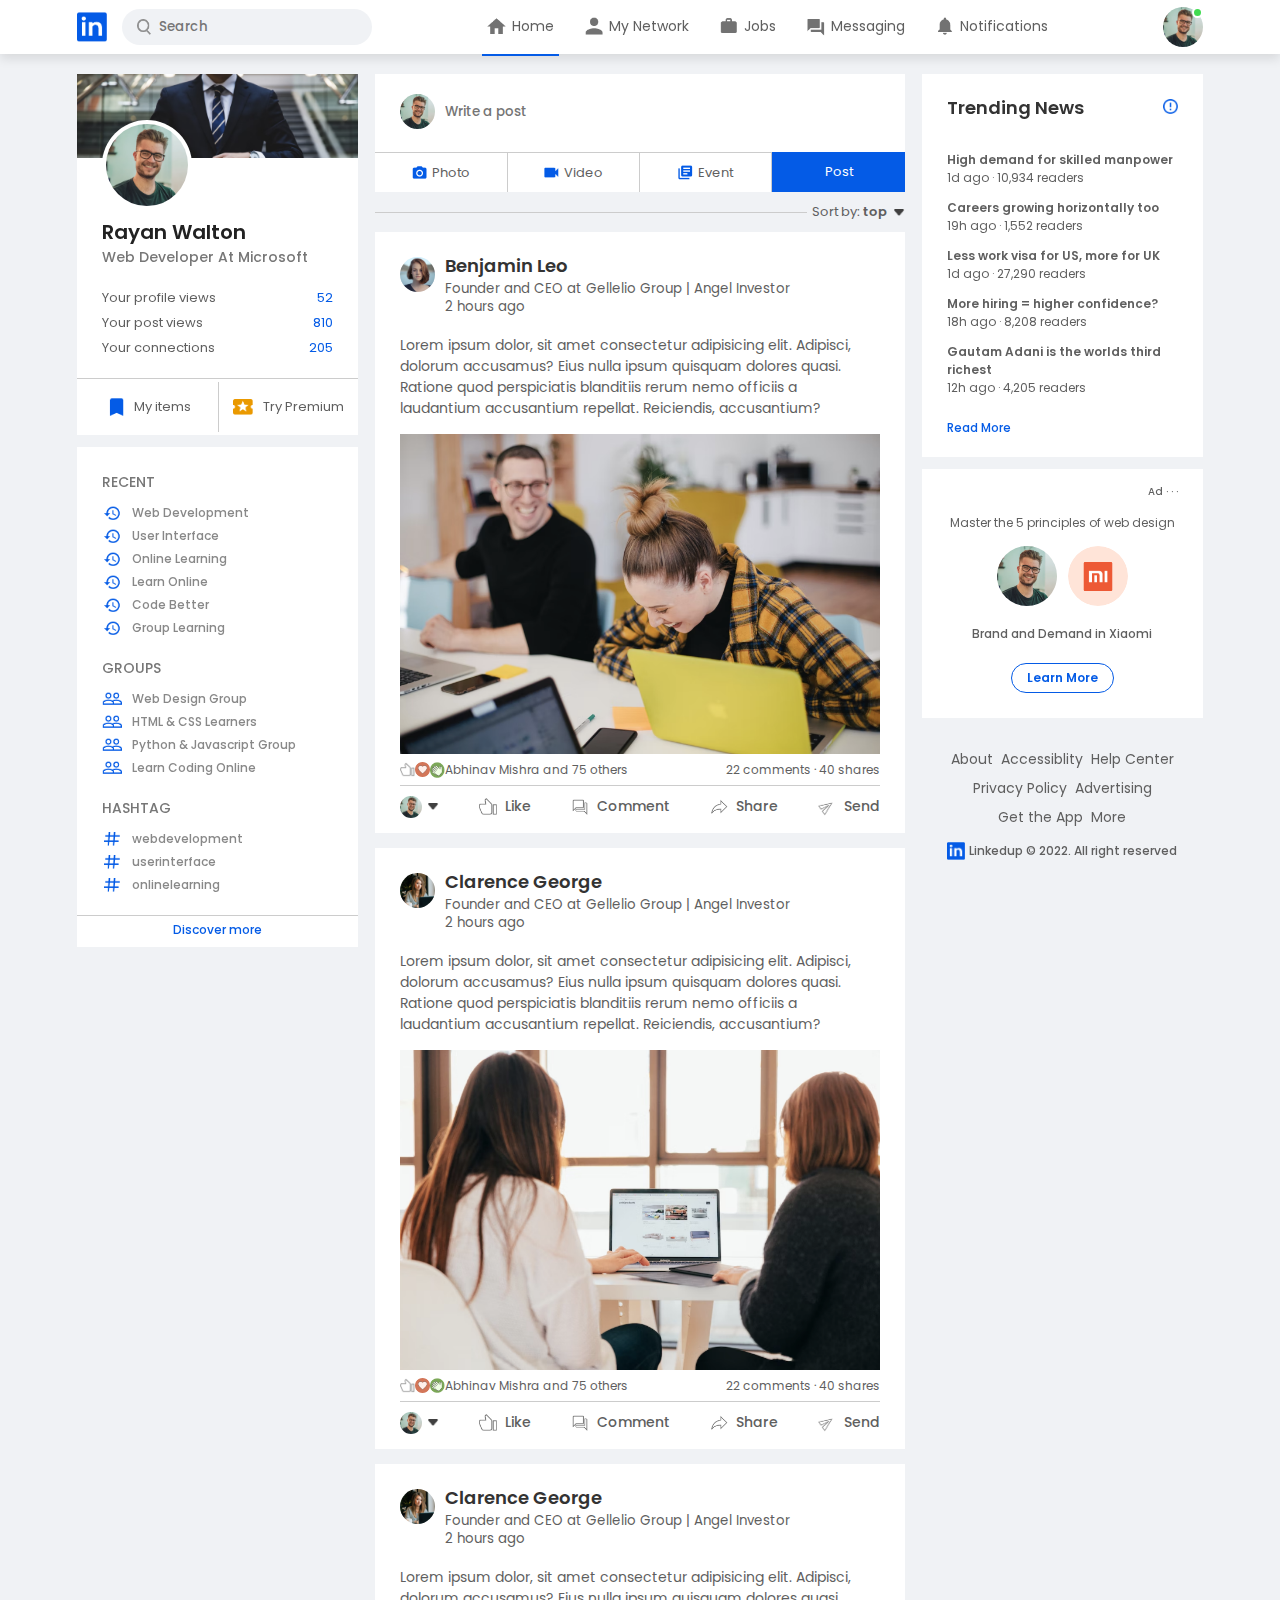
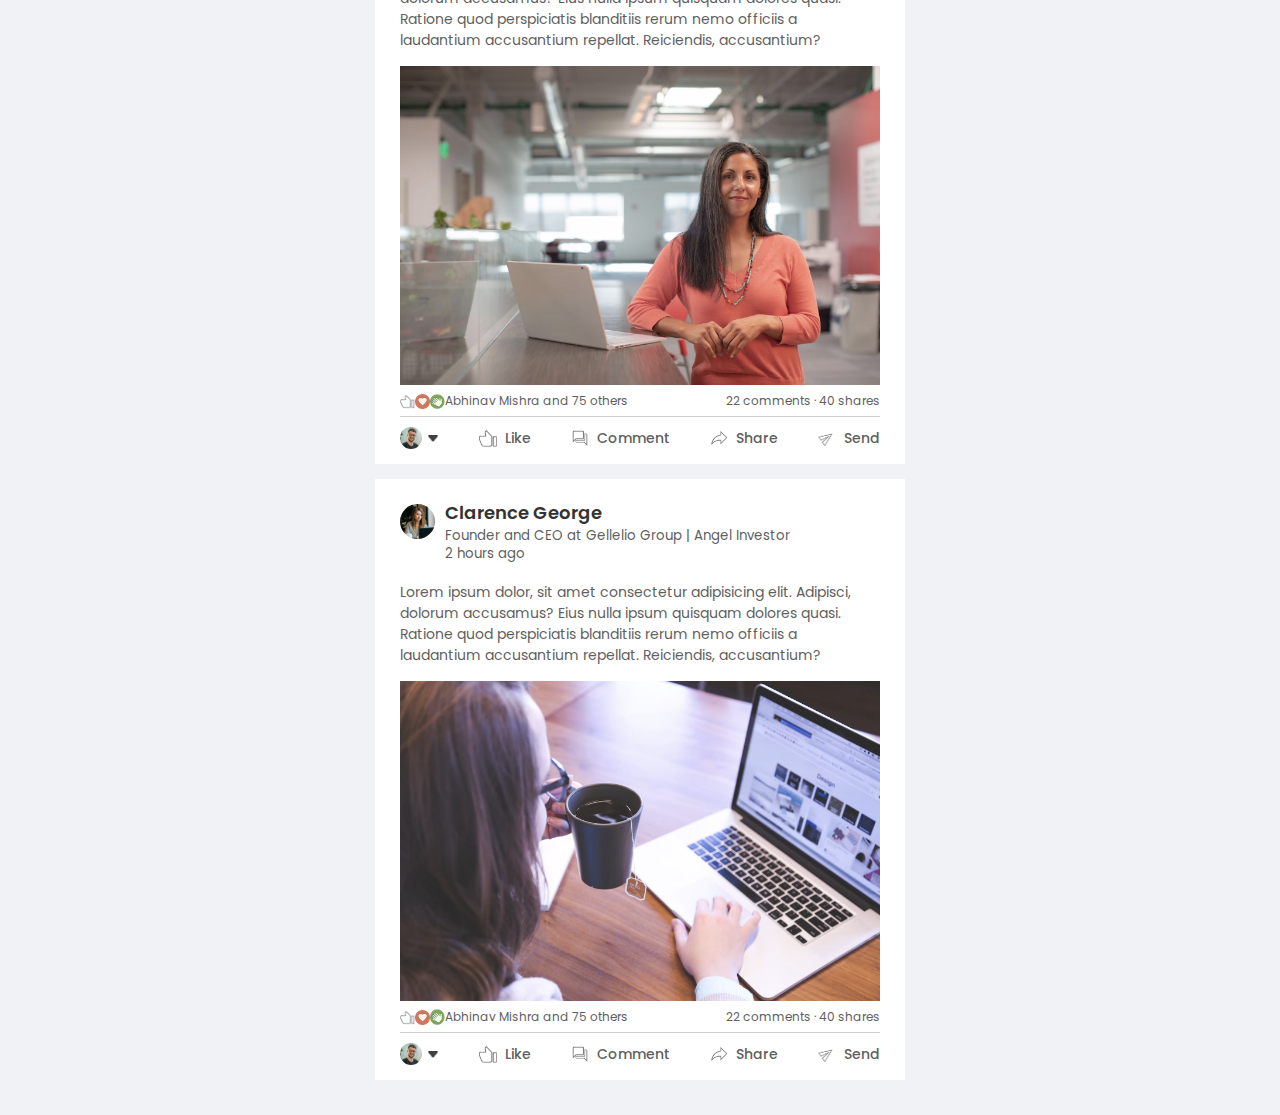
<file: index.html>
<!DOCTYPE html>
<html lang="en">

<head>
  <meta charset="UTF-8">
  <meta http-equiv="X-UA-Compatible" content="IE=edge">
  <meta name="viewport" content="width=device-width, initial-scale=1.0">
  <link rel="stylesheet" href="style.css">
  <link rel="preconnect" href="https://fonts.gstatic.com" crossorigin>
  <link href="https://fonts.googleapis.com/css2?family=Poppins:wght@300;400;500;600;700&display=swap" rel="stylesheet">
  <title>Linkedin - HomePage</title>
</head>

<body>
  <nav class="navbar">
    <div class="navbar-left">
      <a href="index.html" class="logo"><img src="images/logo.png"></a>
      <div class="search-box">
        <img src="images/search.png">
        <input type="text" placeholder="Search">
      </div>
    </div>

    <div class="navbar-center">
      <ul>
        <li><a href="#" class="active-link"><img src="images/home.png"><span>Home</span></a></li>
        <li><a href="#"><img src="images/network.png"><span>My Network</span></a></li>
        <li><a href="#"><img src="images/jobs.png"><span>Jobs</span></a></li>
        <li><a href="#"><img src="images/message.png"><span>Messaging</span></a></li>
        <li><a href="#"><img src="images/notification.png"><span>Notifications</span></a></li>
      </ul>
    </div>

    <div class="navbar-right">
      <div class="online">
        <img src="images/user-1.png" class="nav-profile-img" onclick="toggleMenu()">
      </div>
    </div>

    <!---------- Profile-Drop-Down-Menu ---------->
    <div class="profile-menu-wrap" id="profileMenu">
      <div class="profile-menu">
        <div class="user-info">
          <img src="images/user-1.png">
          <div>
            <h3>Rayan Walton</h3>
            <a href="profile.html">See your profile</a>
          </div>
        </div>
        <hr>
        <a href="#" class="profile-menu-link">
          <img src="images/feedback.png">
          <p>Give Feedback</p>
          <span>></span>
        </a>
        <a href="#" class="profile-menu-link">
          <img src="images/setting.png">
          <p>Settings & Privacy</p>
          <span>></span>
        </a>
        <a href="#" class="profile-menu-link">
          <img src="images/help.png">
          <p>Help & Support</p>
          <span>></span>
        </a>
        <a href="#" class="profile-menu-link">
          <img src="images/display.png">
          <p>Display & Accessiblity</p>
          <span>></span>
        </a>
        <a href="#" class="profile-menu-link">
          <img src="images/logout.png">
          <p>Logout</p>
          <span>></span>
        </a>
      </div>
    </div>
  </nav>
  <!---------- Navbar Close ---------->


  <div class="container">
    <!---------- Left-Sidebar ---------->
    <div class="left-sidebar">
      <div class="sidebar-profile-box">
        <img src="images/cover-pic.png" width="100%">
        <div class="sidebar-profile-info">
          <img src="images/user-1.png">
          <h1>Rayan Walton</h1>
          <h3>Web Developer At Microsoft</h3>
          <ul>
            <li>Your profile views<span>52</span></li>
            <li>Your post views<span>810</span></li>
            <li>Your connections<span>205</span></li>
          </ul>
        </div>
        <div class="sidebar-profile-link">
          <a href="#"><img src="images/items.png">My items</a>
          <a href="#"><img src="images/premium.png">Try Premium</a>
        </div>
      </div>

      <div class="sidebar-activity" id="sidebarActivity">
        <h3>RECENT</h3>
        <a href="#"><img src="images/recent.png">Web Development</a>
        <a href="#"><img src="images/recent.png">User Interface</a>
        <a href="#"><img src="images/recent.png">Online Learning</a>
        <a href="#"><img src="images/recent.png">Learn Online</a>
        <a href="#"><img src="images/recent.png">Code Better</a>
        <a href="#"><img src="images/recent.png">Group Learning</a>
        <h3>GROUPS</h3>
        <a href="#"><img src="images/group.png">Web Design Group</a>
        <a href="#"><img src="images/group.png">HTML & CSS Learners</a>
        <a href="#"><img src="images/group.png">Python & Javascript Group</a>
        <a href="#"><img src="images/group.png">Learn Coding Online</a>
        <h3>HASHTAG</h3>
        <a href="#"><img src="images/hashtag.png">webdevelopment</a>
        <a href="#"><img src="images/hashtag.png">userinterface</a>
        <a href="#"><img src="images/hashtag.png">onlinelearning</a>
        <div class="discover-more-link">
          <a href="#">Discover more</a>
        </div>
      </div>
      <p id="showMoreLink" onclick="toggleActivity()">Show more <b>+</b></p>
    </div>


    <!---------- Main-Content ---------->
    <div class="main-content">
      <div class="create-post">
        <div class="create-post-input">
          <img src="images/user-1.png">
          <textarea rows="2" placeholder="Write a post"></textarea>
        </div>
        <div class="create-post-links">
          <li><img src="images/photo.png">Photo</li>
          <li><img src="images/video.png">Video</li>
          <li><img src="images/event.png">Event</li>
          <li>Post</li>
        </div>
      </div>

      <div class="sort-by">
        <hr>
        <p>Sort by: <span>top <img src="images/down-arrow.png"></span></p>
      </div>

      <div class="post">
        <div class="post-author">
          <img src="images/user-3.png">
          <div>
            <h1>Benjamin Leo</h1>
            <small>Founder and CEO at Gellelio Group | Angel Investor</small>
            <small>2 hours ago</small>
          </div>
        </div>
        <p>Lorem ipsum dolor, sit amet consectetur adipisicing elit. Adipisci, dolorum accusamus? Eius nulla ipsum
          quisquam dolores quasi. Ratione quod perspiciatis blanditiis rerum nemo officiis a laudantium accusantium
          repellat. Reiciendis, accusantium?</p>
        <img src="images/post-image-1.png" width="100%">

        <div class="post-stats">
          <div>
            <img src="images/thumbsup.png">
            <img src="images/love.png">
            <img src="images/clap.png">
            <span class="liked-user">Abhinav Mishra and 75 others</span>
          </div>
          <div>
            <span>22 comments &middot; 40 shares</span>
          </div>
        </div>

        <div class="post-activity">
          <div>
            <img src="images/user-1.png" class="post-activity-user-icon">
            <img src="images/down-arrow.png" class="post-activity-arrow-icon">
          </div>
          <div class="post-activity-link">
            <img src="images/like.png">
            <span>Like</span>
          </div>
          <div class="post-activity-link">
            <img src="images/comment.png">
            <span>Comment</span>
          </div>
          <div class="post-activity-link">
            <img src="images/share.png">
            <span>Share</span>
          </div>
          <div class="post-activity-link">
            <img src="images/send.png">
            <span>Send</span>
          </div>
        </div>
      </div>
      <div class="post">
        <div class="post-author">
          <img src="images/user-4.png">
          <div>
            <h1>Clarence George</h1>
            <small>Founder and CEO at Gellelio Group | Angel Investor</small>
            <small>2 hours ago</small>
          </div>
        </div>
        <p>Lorem ipsum dolor, sit amet consectetur adipisicing elit. Adipisci, dolorum accusamus? Eius nulla ipsum
          quisquam dolores quasi. Ratione quod perspiciatis blanditiis rerum nemo officiis a laudantium accusantium
          repellat. Reiciendis, accusantium?</p>
        <img src="images/post-image-2.png" width="100%">

        <div class="post-stats">
          <div>
            <img src="images/thumbsup.png">
            <img src="images/love.png">
            <img src="images/clap.png">
            <span class="liked-user">Abhinav Mishra and 75 others</span>
          </div>
          <div>
            <span>22 comments &middot; 40 shares</span>
          </div>
        </div>

        <div class="post-activity">
          <div>
            <img src="images/user-1.png" class="post-activity-user-icon">
            <img src="images/down-arrow.png" class="post-activity-arrow-icon">
          </div>
          <div class="post-activity-link">
            <img src="images/like.png">
            <span>Like</span>
          </div>
          <div class="post-activity-link">
            <img src="images/comment.png">
            <span>Comment</span>
          </div>
          <div class="post-activity-link">
            <img src="images/share.png">
            <span>Share</span>
          </div>
          <div class="post-activity-link">
            <img src="images/send.png">
            <span>Send</span>
          </div>
        </div>
      </div>
      <div class="post">
        <div class="post-author">
          <img src="images/user-4.png">
          <div>
            <h1>Clarence George</h1>
            <small>Founder and CEO at Gellelio Group | Angel Investor</small>
            <small>2 hours ago</small>
          </div>
        </div>
        <p>Lorem ipsum dolor, sit amet consectetur adipisicing elit. Adipisci, dolorum accusamus? Eius nulla ipsum
          quisquam dolores quasi. Ratione quod perspiciatis blanditiis rerum nemo officiis a laudantium accusantium
          repellat. Reiciendis, accusantium?</p>
        <img src="images/post-image-3.png" width="100%">

        <div class="post-stats">
          <div>
            <img src="images/thumbsup.png">
            <img src="images/love.png">
            <img src="images/clap.png">
            <span class="liked-user">Abhinav Mishra and 75 others</span>
          </div>
          <div>
            <span>22 comments &middot; 40 shares</span>
          </div>
        </div>

        <div class="post-activity">
          <div>
            <img src="images/user-1.png" class="post-activity-user-icon">
            <img src="images/down-arrow.png" class="post-activity-arrow-icon">
          </div>
          <div class="post-activity-link">
            <img src="images/like.png">
            <span>Like</span>
          </div>
          <div class="post-activity-link">
            <img src="images/comment.png">
            <span>Comment</span>
          </div>
          <div class="post-activity-link">
            <img src="images/share.png">
            <span>Share</span>
          </div>
          <div class="post-activity-link">
            <img src="images/send.png">
            <span>Send</span>
          </div>
        </div>
      </div>
      <div class="post">
        <div class="post-author">
          <img src="images/user-4.png">
          <div>
            <h1>Clarence George</h1>
            <small>Founder and CEO at Gellelio Group | Angel Investor</small>
            <small>2 hours ago</small>
          </div>
        </div>
        <p>Lorem ipsum dolor, sit amet consectetur adipisicing elit. Adipisci, dolorum accusamus? Eius nulla ipsum
          quisquam dolores quasi. Ratione quod perspiciatis blanditiis rerum nemo officiis a laudantium accusantium
          repellat. Reiciendis, accusantium?</p>
        <img src="images/post-image-4.png" width="100%">

        <div class="post-stats">
          <div>
            <img src="images/thumbsup.png">
            <img src="images/love.png">
            <img src="images/clap.png">
            <span class="liked-user">Abhinav Mishra and 75 others</span>
          </div>
          <div>
            <span>22 comments &middot; 40 shares</span>
          </div>
        </div>

        <div class="post-activity">
          <div>
            <img src="images/user-1.png" class="post-activity-user-icon">
            <img src="images/down-arrow.png" class="post-activity-arrow-icon">
          </div>
          <div class="post-activity-link">
            <img src="images/like.png">
            <span>Like</span>
          </div>
          <div class="post-activity-link">
            <img src="images/comment.png">
            <span>Comment</span>
          </div>
          <div class="post-activity-link">
            <img src="images/share.png">
            <span>Share</span>
          </div>
          <div class="post-activity-link">
            <img src="images/send.png">
            <span>Send</span>
          </div>
        </div>
      </div>
    </div>


    <!---------- Right-Sidebar ---------->
    <div class="right-sidebar">
      <div class="sidebar-news">
        <img src="images/more.png" class="info-icon">
        <h3>Trending News</h3>
        <a href="#">High demand for skilled manpower</a>
        <span>1d ago &middot; 10,934 readers</span>
        <a href="#">Careers growing horizontally too</a>
        <span>19h ago &middot; 1,552 readers</span>
        <a href="#">Less work visa for US, more for UK</a>
        <span>1d ago &middot; 27,290 readers</span>
        <a href="#">More hiring = higher confidence?</a>
        <span>18h ago &middot; 8,208 readers</span>
        <a href="#">Gautam Adani is the worlds third richest</a>
        <span>12h ago &middot; 4,205 readers</span>
        <a href="#" class="read-more-link">Read More</a>
      </div>

      <div class="sidebar-ad">
        <small>Ad &middot; &middot; &middot;</small>
        <p>Master the 5 principles of web design</p>
        <div>
          <img src="images/user-1.png">
          <img src="images/mi-logo.png">
        </div>
        <b>Brand and Demand in Xiaomi</b>
        <a href="#" class="ad-link">Learn More</a>
      </div>

      <div class="sidebar-useful-links">
        <a href="#">About</a>
        <a href="#">Accessiblity</a>
        <a href="#">Help Center</a>
        <a href="#">Privacy Policy</a>
        <a href="#">Advertising</a>
        <a href="#">Get the App</a>
        <a href="#">More</a>
        <div class="copyright-msg">
          <img src="images/logo.png">
          <p>Linkedup &#169; 2022. All right reserved</p>
        </div>
      </div>
    </div>
  </div>

<script src="script.js"></script>
</body>

</html>
</file>
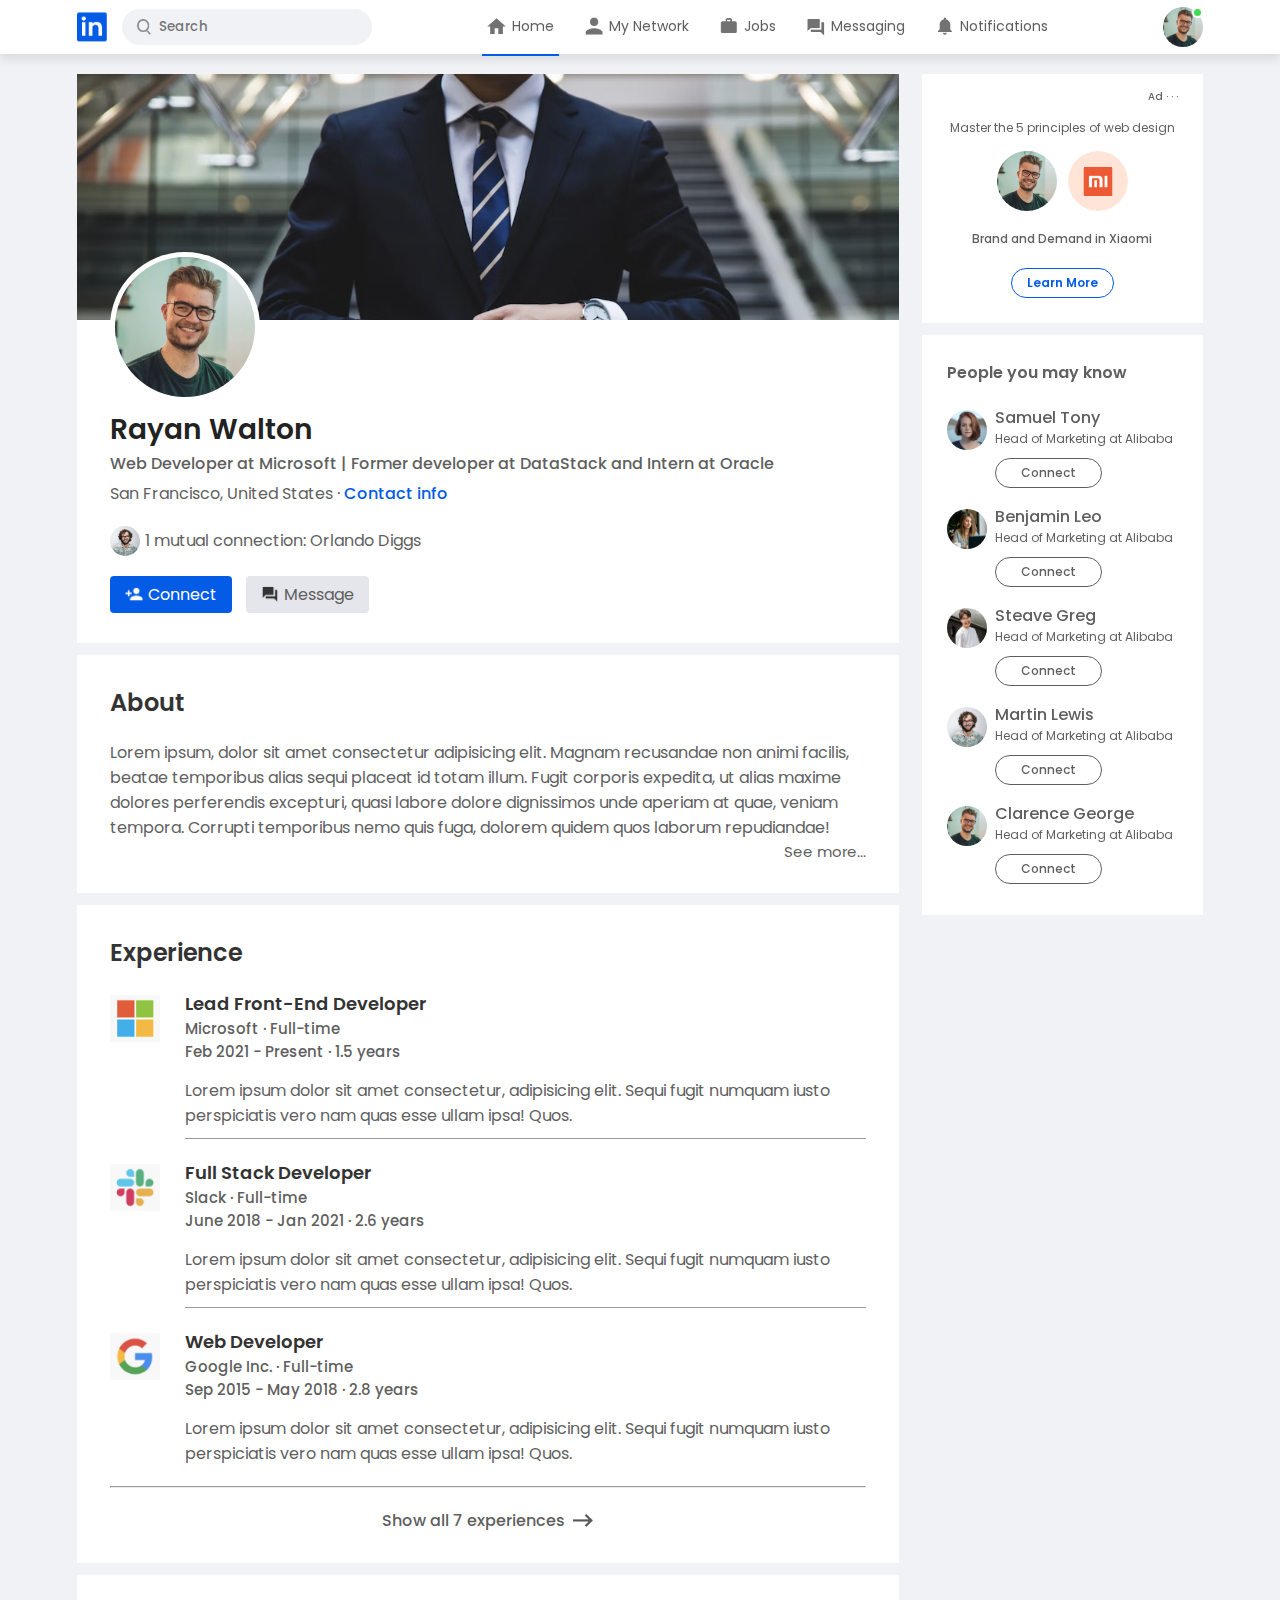
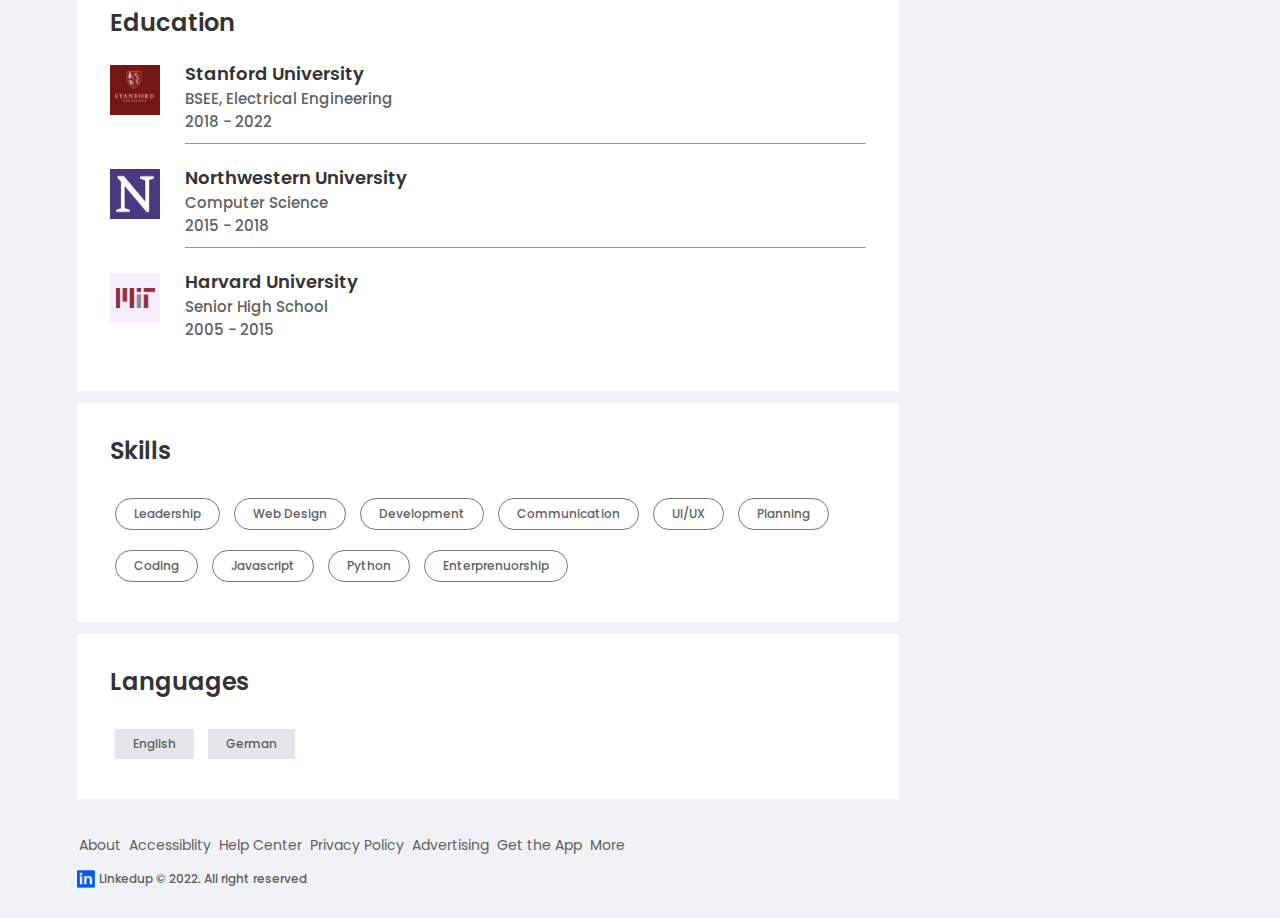
<file: profile.html>
<!DOCTYPE html>
<html lang="en">

<head>
  <meta charset="UTF-8">
  <meta http-equiv="X-UA-Compatible" content="IE=edge">
  <meta name="viewport" content="width=device-width, initial-scale=1.0">
  <link rel="stylesheet" href="style.css">
  <link rel="preconnect" href="https://fonts.gstatic.com" crossorigin>
  <link href="https://fonts.googleapis.com/css2?family=Poppins:wght@300;400;500;600;700&display=swap" rel="stylesheet">
  <title>Linkedin - Profile</title>
</head>

<body>
  <nav class="navbar">
    <div class="navbar-left">
      <a href="index.html" class="logo"><img src="images/logo.png"></a>
      <div class="search-box">
        <img src="images/search.png">
        <input type="text" placeholder="Search">
      </div>
    </div>

    <div class="navbar-center">
      <ul>
        <li><a href="#" class="active-link"><img src="images/home.png"><span>Home</span></a></li>
        <li><a href="#"><img src="images/network.png"><span>My Network</span></a></li>
        <li><a href="#"><img src="images/jobs.png"><span>Jobs</span></a></li>
        <li><a href="#"><img src="images/message.png"><span>Messaging</span></a></li>
        <li><a href="#"><img src="images/notification.png"><span>Notifications</span></a></li>
      </ul>
    </div>

    <div class="navbar-right">
      <div class="online">
        <img src="images/user-1.png" class="nav-profile-img" onclick="toggleMenu()">
      </div>
    </div>

    <!---------- Profile-Drop-Down-Menu ---------->
    <div class="profile-menu-wrap" id="profileMenu">
      <div class="profile-menu">
        <div class="user-info">
          <img src="images/user-1.png">
          <div>
            <h3>Rayan Walton</h3>
            <a href="profile.html">See your profile</a>
          </div>
        </div>
        <hr>
        <a href="#" class="profile-menu-link">
          <img src="images/feedback.png">
          <p>Give Feedback</p>
          <span>></span>
        </a>
        <a href="#" class="profile-menu-link">
          <img src="images/setting.png">
          <p>Settings & Privacy</p>
          <span>></span>
        </a>
        <a href="#" class="profile-menu-link">
          <img src="images/help.png">
          <p>Help & Support</p>
          <span>></span>
        </a>
        <a href="#" class="profile-menu-link">
          <img src="images/display.png">
          <p>Display & Accessiblity</p>
          <span>></span>
        </a>
        <a href="#" class="profile-menu-link">
          <img src="images/logout.png">
          <p>Logout</p>
          <span>></span>
        </a>
      </div>
    </div>
  </nav>
  <!---------- Navbar Close ---------->


  <div class="container">
    <div class="profile-main">
      <div class="profile-container">
        <img src="images/cover-pic.png" width="100%">
        <div class="profile-container-inner">
          <img src="images/user-1.png" class="profile-pic">
          <h1>Rayan Walton</h1>
          <b>Web Developer at Microsoft | Former developer at DataStack and Intern at Oracle</b>
          <p>San Francisco, United States &middot; <a href="#">Contact info</a></p>
          <div class="mutual-connection">
            <img src="images/user-2.png">
            <span>1 mutual connection: Orlando Diggs</span>
          </div>
          <div class="profile-btn">
            <a href="#" class="primary-btn"><img src="images/connect.png">Connect</a>
            <a href="#"><img src="images/chat.png">Message</a>
          </div>
        </div>
      </div>
      <div class="profile-description">
        <h2>About</h2>
        <p>Lorem ipsum, dolor sit amet consectetur adipisicing elit. Magnam recusandae non animi facilis, beatae
          temporibus alias sequi placeat id totam illum. Fugit corporis expedita, ut alias maxime dolores perferendis
          excepturi, quasi labore dolore dignissimos unde aperiam at quae, veniam tempora. Corrupti temporibus nemo quis
          fuga, dolorem quidem quos laborum repudiandae!</p>
        <a href="#" class="see-more-link">See more...</a>
      </div>

      <div class="profile-description">
        <h2>Experience</h2>
        <div class="profile-desc-row">
          <img src="images/microsoft.png">
          <div>
            <h3>Lead Front-End Developer</h3>
            <b>Microsoft &middot; Full-time</b>
            <b>Feb 2021 - Present &middot; 1.5 years</b>
            <p>Lorem ipsum dolor sit amet consectetur, adipisicing elit. Sequi fugit numquam iusto perspiciatis vero nam
              quas esse ullam ipsa! Quos.</p>
            <hr>
          </div>
        </div>
        <div class="profile-desc-row">
          <img src="images/slack.png">
          <div>
            <h3>Full Stack Developer</h3>
            <b>Slack &middot; Full-time</b>
            <b>June 2018 - Jan 2021 &middot; 2.6 years</b>
            <p>Lorem ipsum dolor sit amet consectetur, adipisicing elit. Sequi fugit numquam iusto perspiciatis vero nam
              quas esse ullam ipsa! Quos.</p>
            <hr>
          </div>
        </div>
        <div class="profile-desc-row">
          <img src="images/google.png">
          <div>
            <h3>Web Developer</h3>
            <b>Google Inc. &middot; Full-time</b>
            <b>Sep 2015 - May 2018 &middot; 2.8 years</b>
            <p>Lorem ipsum dolor sit amet consectetur, adipisicing elit. Sequi fugit numquam iusto perspiciatis vero nam
              quas esse ullam ipsa! Quos.</p>
          </div>
        </div>
        <hr>
        <a href="#" class="experience-link">Show all 7 experiences <img src="images/right-arrow.png"></a>
      </div>

      <div class="profile-description">
        <h2>Education</h2>
        <div class="profile-desc-row">
          <img src="images/stanford.png">
          <div>
            <h3>Stanford University</h3>
            <b>BSEE, Electrical Engineering</b>
            <b>2018 - 2022</b>
            <hr>
          </div>
        </div>
        <div class="profile-desc-row">
          <img src="images/north.png">
          <div>
            <h3>Northwestern University</h3>
            <b>Computer Science</b>
            <b>2015 - 2018</b>
            <hr>
          </div>
        </div>
        <div class="profile-desc-row">
          <img src="images/mit.png">
          <div>
            <h3>Harvard University</h3>
            <b>Senior High School</b>
            <b>2005 - 2015</b>
          </div>
        </div>
      </div>

      <div class="profile-description">
        <h2>Skills</h2>
        <a href="#" class="skills-btn">Leadership</a>
        <a href="#" class="skills-btn">Web Design</a>
        <a href="#" class="skills-btn">Development</a>
        <a href="#" class="skills-btn">Communication</a>
        <a href="#" class="skills-btn">UI/UX</a>
        <a href="#" class="skills-btn">Planning</a>
        <a href="#" class="skills-btn">Coding</a>
        <a href="#" class="skills-btn">Javascript</a>
        <a href="#" class="skills-btn">Python</a>
        <a href="#" class="skills-btn">Enterprenuorship</a>
      </div>

      <div class="profile-description">
        <h2>Languages</h2>
        <a href="#" class="language-btn">English</a>
        <a href="#" class="language-btn">German</a>
      </div>
    </div>

    <!---------- Profile Sidebar ---------->
    <div class="profile-sidebar">
      <div class="sidebar-ad">
        <small>Ad &middot; &middot; &middot;</small>
        <p>Master the 5 principles of web design</p>
        <div>
          <img src="images/user-1.png">
          <img src="images/mi-logo.png">
        </div>
        <b>Brand and Demand in Xiaomi</b>
        <a href="#" class="ad-link">Learn More</a>
      </div>
      <div class="sidebar-people">
        <h3>People you may know</h3>
        <div class="sidebar-people-row">
          <img src="images/user-3.png">
          <div>
            <h2>Samuel Tony</h2>
            <p>Head of Marketing at Alibaba</p>
            <a href="#">Connect</a>
          </div>
        </div>
        <div class="sidebar-people-row">
          <img src="images/user-4.png">
          <div>
            <h2>Benjamin Leo</h2>
            <p>Head of Marketing at Alibaba</p>
            <a href="#">Connect</a>
          </div>
        </div>
        <div class="sidebar-people-row">
          <img src="images/user-5.png">
          <div>
            <h2>Steave Greg</h2>
            <p>Head of Marketing at Alibaba</p>
            <a href="#">Connect</a>
          </div>
        </div>
        <div class="sidebar-people-row">
          <img src="images/user-2.png">
          <div>
            <h2>Martin Lewis</h2>
            <p>Head of Marketing at Alibaba</p>
            <a href="#">Connect</a>
          </div>
        </div>
        <div class="sidebar-people-row">
          <img src="images/user-1.png">
          <div>
            <h2>Clarence George</h2>
            <p>Head of Marketing at Alibaba</p>
            <a href="#">Connect</a>
          </div>
        </div>
      </div>
    </div>
  </div>

  <div class="profile-footer">
    <div class="sidebar-useful-links">
      <a href="#">About</a>
      <a href="#">Accessiblity</a>
      <a href="#">Help Center</a>
      <a href="#">Privacy Policy</a>
      <a href="#">Advertising</a>
      <a href="#">Get the App</a>
      <a href="#">More</a>
      <div class="copyright-msg">
        <img src="images/logo.png">
        <p>Linkedup &#169; 2022. All right reserved</p>
      </div>
    </div>
  </div>

<script src="script.js"></script>
</body>

</html>
</file>
<file: style.css>
* {
  margin: 0;
  padding: 0;
  font-family: 'Poppins', sans-serif;
  box-sizing: border-box;
}

body {
  background: #f0f2f5;
  color: #5f5f5f;
}

a {
  text-decoration: none;
  color: #5f5f5f;
}

.navbar {
  display: flex;
  align-items: center;
  justify-content: space-between;
  background: #fff;
  padding: 6px 6%;
  position: sticky;
  top: 0;
  z-index: 100;
  box-shadow: 0 5px 10px rgba(0, 0, 0, 0.1);
}

.logo img {
  width: 30px;
  margin-right: 15px;
  display: block;
}

.navbar-center ul li {
  display: inline-block;
  list-style: none;
}

.navbar-center ul li a {
  display: flex;
  align-items: center;
  font-size: 14px;
  margin: 5px 8px;
  padding-right: 5px;
  position: relative;
}

.navbar-center ul li a img {
  width: 30px;
}

.navbar-center ul li a::after {
  content: '';
  width: 0;
  height: 2px;
  background: #045be6;
  position: absolute;
  bottom: -15px;
  transition: width 0.5s;
}

.navbar-center ul li a:hover::after,
.navbar-center ul li a.active-link::after {
  width: 100%;
}

.nav-profile-img {
  width: 40px;
  border-radius: 50%;
  display: block;
  cursor: pointer;
  position: relative;
}

.online {
  position: relative;
}

.online::after {
  content: '';
  width: 7px;
  height: 7px;
  border: 2px solid #fff;
  border-radius: 50%;
  right: 0;
  top: 0;
  background: #41db51;
  position: absolute;
}

.search-box {
  background: #f0f2f5;
  width: 250px;
  border-radius: 20px;
  display: flex;
  align-items: center;
  padding: 0 15px;
}

.navbar-left {
  display: flex;
  align-items: center;
}

.search-box img {
  width: 14px;
}

.search-box input {
  width: 100%;
  background: transparent;
  padding: 8px;
  outline: none;
  border: 0;
}
/********** Navbar-End **********/


.container {
  padding: 20px 6%;
  display: flex;
  flex-wrap: wrap;
  justify-content: space-between;
}

/********** Left-Sidebar **********/
.left-sidebar {
  flex-basis: 25%;
  align-self: flex-start;
  position: sticky;
  top: 73px;
}

.sidebar-profile-box {
  background: #fff;
}

.sidebar-profile-info {
  padding: 0 25px;
}

.sidebar-profile-info img {
  width: 90px;
  border-radius: 50%;
  background: #fff;
  padding: 4px;
  margin-top: -45px;
}

.sidebar-profile-info h1 {
  font-size: 20px;
  font-weight: 600;
  color: #222;
}

.sidebar-profile-info h3 {
  font-size: 14px;
  font-weight: 500;
  color: #777;
}

.sidebar-profile-info ul {
  list-style: none;
  margin: 20px 0;
}

.sidebar-profile-info ul li {
  width: 100%;
  margin: 5px 0;
  font-size: 13px;
}

.sidebar-profile-info ul li span {
  float: right;
  color: #045be6;
}

.sidebar-profile-link {
  display: flex;
  align-items: center;
  border-top: 1px solid #ccc;
}

.sidebar-profile-link a {
  display: flex;
  align-items: center;
  justify-content: center;
  flex-basis: 50%;
  padding: 15px 0;
  font-size: 13px;
  border-left: 1px solid #ccc;
}

.sidebar-profile-link a:first-child {
  border-left: 0;
}

.sidebar-profile-link a img {
  width: 20px;
  margin-right: 10px;
}

.sidebar-activity {
  background: #fff;
  padding: 5px 25px;
  margin: 12px 0;
}

.sidebar-activity h3 {
  color: #777;
  font-size: 14px;
  font-weight: 500;
  margin: 20px 0 10px;
}

.sidebar-activity a {
  display: flex;
  align-items: center;
  font-size: 12px;
  font-weight: 500;
  color: #888;
  margin: 3px 0;
}

.sidebar-activity a img {
  width: 20px;
  margin-right: 10px;
}

.discover-more-link {
  border-top: 1px solid #ccc;
  text-align: center;
  margin-top: 20px;
  margin-left: -25px;
  margin-right: -25px;
}

.discover-more-link a {
  color: #045be6;
  display: inline-block;
  margin-right: 10px 0;
}


/********** Right-Sidebar **********/
.right-sidebar {
  flex-basis: 25%;
  align-self: flex-start;
  position: sticky;
  top: 73px;
}

.sidebar-news {
  background: #fff;
  padding: 10px 25px;
}

.info-icon {
  width: 15px;
  float: right;
  margin-top: 15px;
}

.sidebar-news h3 {
  font-size: 18px;
  font-weight: 600;
  color: #333;
  margin: 10px 0 30px;
}

.sidebar-news a {
  display: block;
  font-size: 12px;
  font-weight: 600;
  margin-top: 10px;
  margin-bottom: -5px;
}

.sidebar-news span {
  font-size: 12px;
}

.sidebar-news .read-more-link {
  color: #045be6;
  font-weight: 500;
  margin: 20px 0 10px;
}

.sidebar-ad {
  background: #fff;
  padding: 15px 25px;
  text-align: center;
  margin: 12px 0;
  font-size: 12px;
}

.sidebar-ad img {
  width: 60px;
  border-radius: 50%;
  margin: 4px;
}

.sidebar-ad small {
  float: right;
  font-weight: 500;
}

.sidebar-ad p {
  margin-top: 30px;
  margin-bottom: 10px;
}

.sidebar-ad b {
  display: block;
  font-weight: 500;
  margin-top: 10px;
}

.ad-link {
  display: inline-block;
  border: 1px solid #045be6;
  border-radius: 30px;
  padding: 5px 15px;
  color: #045be6;
  font-weight: 600;
  margin: 20px auto 10px;
  transition: background-color 0.5s;
}

.ad-link:hover {
  background-color: #045be6;
  color: #fff;
}

.sidebar-useful-links {
  padding: 15px 25px;
  text-align: center;
}

.sidebar-useful-links a {
  display: inline-block;
  font-size: 14px;
  margin: 4px 2px;
}

.copyright-msg {
  display: flex;
  align-items: center;
  justify-content: center;
  font-size: 12px;
  margin-top: 10px;
  font-weight: 500;
}

.copyright-msg img {
  width: 18px;
  margin-right: 4px;
}


/********** Main-Content **********/
.main-content {
  flex-basis: 47%;
}

.create-post {
  background: #fff;
}

.create-post-input {
  padding: 20px 25px 10px;
  display: flex;
  align-items: flex-start;
}

.create-post-input img {
  width: 35px;
  border-radius: 50%;
  margin-right: 10px;
}

.create-post-input textarea {
  width: 100%;
  border: 0;
  outline: 0;
  resize: none;
  background: transparent;
  margin-top: 8px;
}

::placeholder {
  font-weight: 500;
}

.create-post-links {
  display: flex;
  align-items: flex-start;
}

.create-post-links li {
  list-style: none;
  border-top: 1px solid #ccc;
  border-right: 1px solid #ccc;
  flex-basis: 25%;
  height: 40px;
  font-size: 13px;
  display: flex;
  align-items: center;
  justify-content: center;
  cursor: pointer;
}

.create-post-links li img {
  width: 15px;
  margin-right: 5px;
}

.create-post-links li:last-child {
  background: #045be6;
  color: #fff;
  border-top: 0;
  border-right: 0;
}

.sort-by {
  display: flex;
  align-items: center;
  margin: 10px 0;
}

.sort-by hr {
  flex: 1;
  border: 0;
  height: 1px;
  background: #ccc;
}

.sort-by p {
  font-size: 13px;
  padding-left: 5px;
}

.sort-by p span {
  font-weight: 600;
  cursor: pointer;
}

.sort-by p span img {
  width: 12px;
  margin-left: 3px;
}

.post {
  background: #fff;
  padding: 20px 25px 5px;
  margin: 5px 0 15px;
}

.post-author {
  display: flex;
  align-items: flex-start;
  margin-bottom: 20px;
}

.post-author img {
  width: 35px;
  border-radius: 50%;
  margin-right: 10px;
  margin-top: 5px;
}

.post-author h1 {
  font-size: 18px;
  font-weight: 600;
  color: #333;
}

.post-author small {
  display: block;
  margin-bottom: -2px;
}

.post p {
  font-size: 14px;
  margin-bottom: 15px;
}

.post-stats {
  display: flex;
  flex-wrap: wrap;
  align-items: center;
  justify-content: space-between;
  font-size: 12px;
  border-bottom: 1px solid #ccc;
  padding-bottom: 6px;
}

.post-stats div {
  display: flex;
  align-items: center;
}

.post-stats img {
  width: 15px;
}

.liked-users {
  margin-left: 10px;
}

.post-activity {
  display: flex;
  align-items: center;
  justify-content: space-between;
  padding: 10px 0;
  font-size: 14px;
  font-weight: 500;
}

.post-activity div {
  display: flex;
  align-items: center;
}

.post-activity-user-icon {
  width: 22px;
  border-radius: 50%;
}

.post-activity-arrow-icon {
  width: 12px;
  margin-left: 5px;
}

.post-activity-link img {
  width: 18px;
  margin-right: 8px;
}


/********** Profile-Drop-Down-Menu **********/
.profile-menu-wrap {
  position: absolute;
  top: 100%;
  right: 5%;
  width: 320px;
  max-height: 0;
  overflow: hidden;
  transition: max-height 0.5s;
}

.profile-menu-wrap.open-menu {
  max-height: 400px;
}

.profile-menu {
  background: #222;
  color: #fff;
  padding: 20px;
  margin: 10px;
}

.user-info {
  display: flex;
  align-items: center;
}

.user-info img {
  width: 50px;
  border-radius: 50%;
  margin-right: 15px;
}

.user-info h3 {
  font-weight: 500;
  margin-bottom: -7px;
}

.user-info a {
  color: #c9dbf8;
  font-size: 13px;
}

.profile-menu hr {
  border: 0;
  height: 1px;
  width: 100%;
  background: #fff;
  margin: 15px 0 10px;
}

.profile-menu-link {
  display: flex;
  align-items: center;
  color: #fff;
  margin: 12px 0;
  font-size: 14px;
}

.profile-menu-link p {
  width: 100%;
}

.profile-menu-link img {
  width: 35px;
  border-radius: 50%;
  margin-right: 15px;
}


/********** Profile-Page **********/

.profile-main {
  flex-basis: 73%;
}

.profile-sidebar {
  flex-basis: 25%;
  align-self: flex-start;
  position: sticky;
  top: 73px;
}

.profile-container {
  background: #fff;
}

.profile-container-inner {
  padding: 0 4% 10px;
}

.profile-pic {
  width: 150px;
  border-radius: 50%;
  margin-top: -75px;
  padding: 5px;
  background: #fff;
}

.profile-container h1 {
  font-size: 28px;
  font-weight: 600;
  color: #222;
}

.profile-container b {
  font-weight: 500;
}

.profile-container p {
  margin-top: 5px;
}

.profile-container p a {
  color: #045be6;
  font-weight: 500;
}

.mutual-connection {
  display: flex;
  align-items: center;
  margin: 20px 0;
}

.mutual-connection img {
  width: 30px;
  border-radius: 50%;
  margin-right: 5px;
}

.profile-btn {
  margin: 20px 0;
}

.profile-btn a {
  display: inline-flex;
  align-items: center;
  background: #e4e6eb;
  padding: 6px 15px;
  border-radius: 4px;
  margin-right: 10px;
}

.profile-btn a img {
  width: 18px;
  margin-right: 5px;
}

.profile-btn .primary-btn {
  background: #045be6;
  color: #fff;
}

.profile-description {
  background: #fff;
  padding: 20px 4% 30px;
  margin: 12px 0;
}

.profile-description h2 {
  color: #333;
  margin: 10px 0 20px;
  font-weight: 600;
}

.see-more-link {
  display: block;
  text-align: right;
  font-size: 15px;
}

.profile-desc-row {
  display: flex;
  align-items: flex-start;
  margin: 20px 0;
}

.profile-desc-row img {
  width: 50px;
  margin-right: 25px;
  margin-top: 5px;
}

.profile-desc-row div {
  width: 100%;
}

.profile-desc-row h3 {
  font-size: 18px;
  font-weight: 600;
  color: #333;
}

.profile-desc-row b {
  display: block;
  font-weight: 500;
  font-size: 15px;
}

.profile-desc-row p {
  margin-top: 15px;
}

.profile-desc-row hr {
  border: 0;
  border-bottom: 1px solid #999;
  margin-top: 10px;
}

.experience-link {
  display: flex;
  align-items: center;
  justify-content: center;
  padding-top: 20px;
  font-weight: 500;
}

.experience-link img {
  width: 20px;
  margin-left: 8px;
}

.skills-btn {
  display: inline-block;
  margin: 10px 5px;
  padding: 6px 18px;
  border: 1px solid #777;
  border-radius: 30px;
  font-size: 12px;
  font-weight: 500;
  transition: background-color 0.5s;
}

.skills-btn:hover {
  background-color: #999;
  color: #fff;
}

.language-btn {
  display: inline-block;
  margin: 10px 5px;
  padding: 6px 18px;
  background: #e4e6eb;
  font-size: 12px;
  font-weight: 500;
}


/********** Profile-Right-Sidebar **********/

.profile-sidebar .sidebar-ad {
  margin: 0;
}

.sidebar-people {
  background: #fff;
  padding: 15px 25px;
  margin: 12px 0;
  font-size: 12px;
}

.sidebar-people h3 {
  font-size: 16px;
  font-weight: 600;
  margin: 10px 0 20px;
}

.sidebar-people-row {
  display: flex;
  align-items: flex-start;
  margin: 6px 0;
}

.sidebar-people-row img {
  width: 40px;
  border-radius: 50%;
  margin-right: 8px;
  margin-top: 5px;
}

.sidebar-people-row h2 {
  font-weight: 500;
  font-size: 16px;
}

.sidebar-people-row a {
  display: inline-block;
  margin: 10px 0;
  padding: 5px 25px;
  border: 1px solid #5f5f5f;
  border-radius: 30px;
  font-weight: 500;
  transition: background-color 0.5s;
}

.sidebar-people-row a:hover {
  background-color: #999;
  color: #fff;
}

.profile-footer {
  padding: 0 6% 30px;
}

.profile-footer .sidebar-useful-links {
  text-align: left;
  padding: 0;
}

.profile-footer .copyright-msg {
  justify-content: flex-start;
}

#showMoreLink {
  display: none;
}


/********** Media Query For Small Screen **********/

@media only screen and (max-width:600px) {
  .search-box {
    background: transparent;
    width: auto;
    padding: 0;
  }
  .search-box input {
    width: 60px;
    padding: 0;
  }
  .navbar-center ul li a span {
    display: none;
  }
  .navbar-center ul li a {
    padding-right: 0;
    margin: 5px;
  }
  .navbar-profile-img {
    width: 30px;
  }
  .container {
    padding: 15px 3%;
  }
  .left-sidebar, .right-sidebar {
    flex-basis: 100%;
    position: relative;
    top: unset;
  }
  .main-content {
    flex-basis: 100%;
  }
  .post-stats div {
    margin: 2px 0;
  }
  .post-activity-link span {
    display: none;
  }
  .post-activity-link img {
    margin-right: 0;
  }
  .profile-main, .profile-sidebar {
    flex-basis: 100%;
  }
  .profile-container {
    font-size: 14px;
  }
  .profile-pic {
    width: 100px;
    margin-top: -50px;
  }
  .profile-description {
    font-size: 14px;
  }
  #showMoreLink {
    display: block;
    width: fit-content;
    margin: 10px auto;
    font-size: 14px;
    cursor: pointer;
  }
  .sidebar-activity {
    display: none;
  }
  .sidebar-activity.open-activity {
    display: block;
  }
}
</file>
